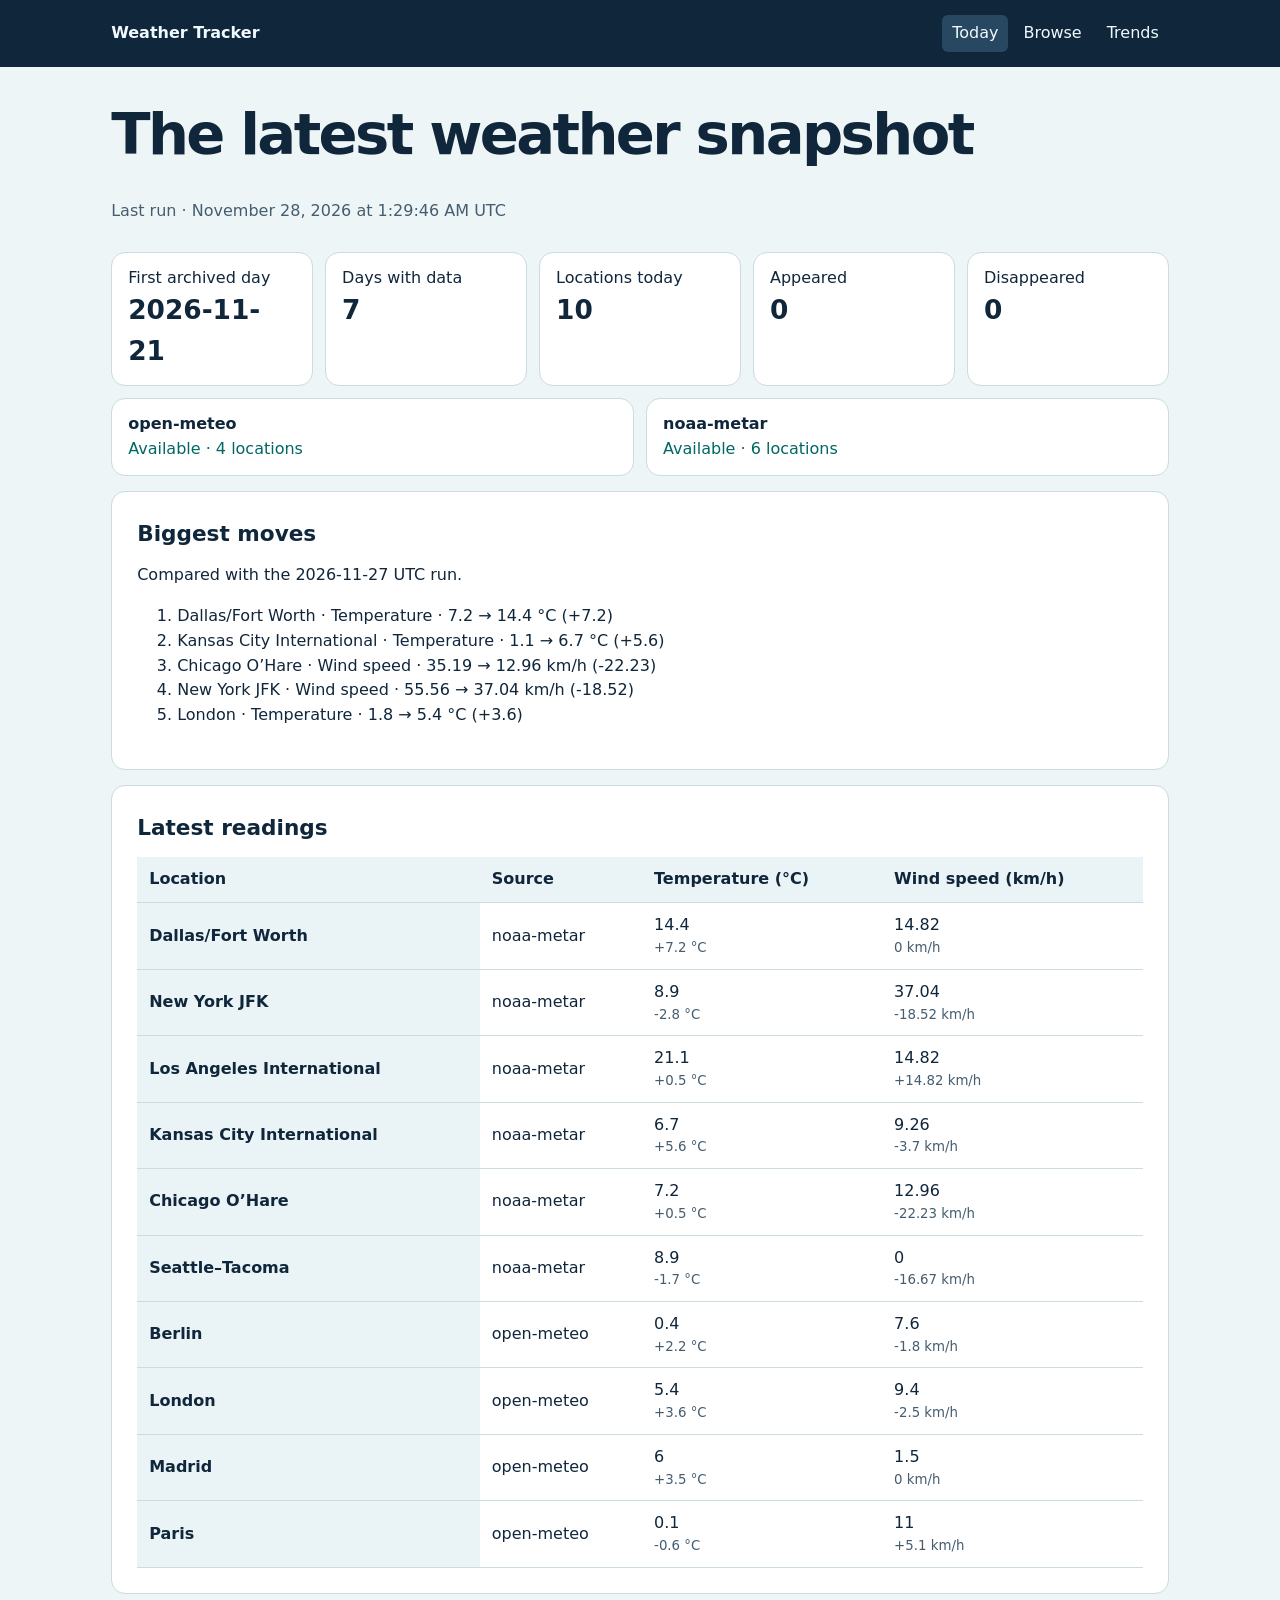
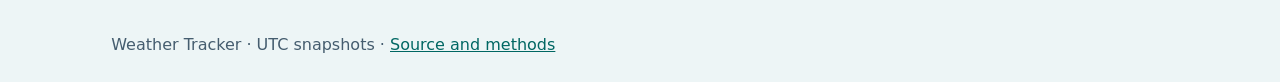
<file: index.html>
<!doctype html>
<html lang="en">
<head>
<meta charset="utf-8">
<meta name="viewport" content="width=device-width, initial-scale=1">
<meta name="theme-color" content="#10263b">
<meta name="description" content="Daily temperature and wind snapshots from cities and airports.">
<title>Today | Weather Tracker</title>
<link rel="manifest" href="./manifest.webmanifest">
<link rel="icon" href="./icon-192.png">
<link rel="apple-touch-icon" href="./icon-192.png">
<link rel="stylesheet" href="./style.css">
<script src="./app.js" defer></script>
</head>
<body data-page="today">
<header><nav aria-label="Main navigation"><a class="brand" href="./">Weather Tracker</a><div><a href="./index.html" aria-current="page">Today</a><a href="./browse.html">Browse</a><a href="./trends.html">Trends</a></div></nav></header>
<main><div class="intro"><h1>The latest weather snapshot</h1><p id="status" role="status">Loading weather data…</p></div><div id='summary'></div><div id='sources' class='sources'></div><section><h2>Biggest moves</h2><div id='moves'></div></section><section><h2>Latest readings</h2><div id='table'></div></section></main>
<footer>Weather Tracker · UTC snapshots · <a href="https://github.com/natepatterson05-sketch/weather-tracker">Source and methods</a></footer>
</body>
</html>
</file>
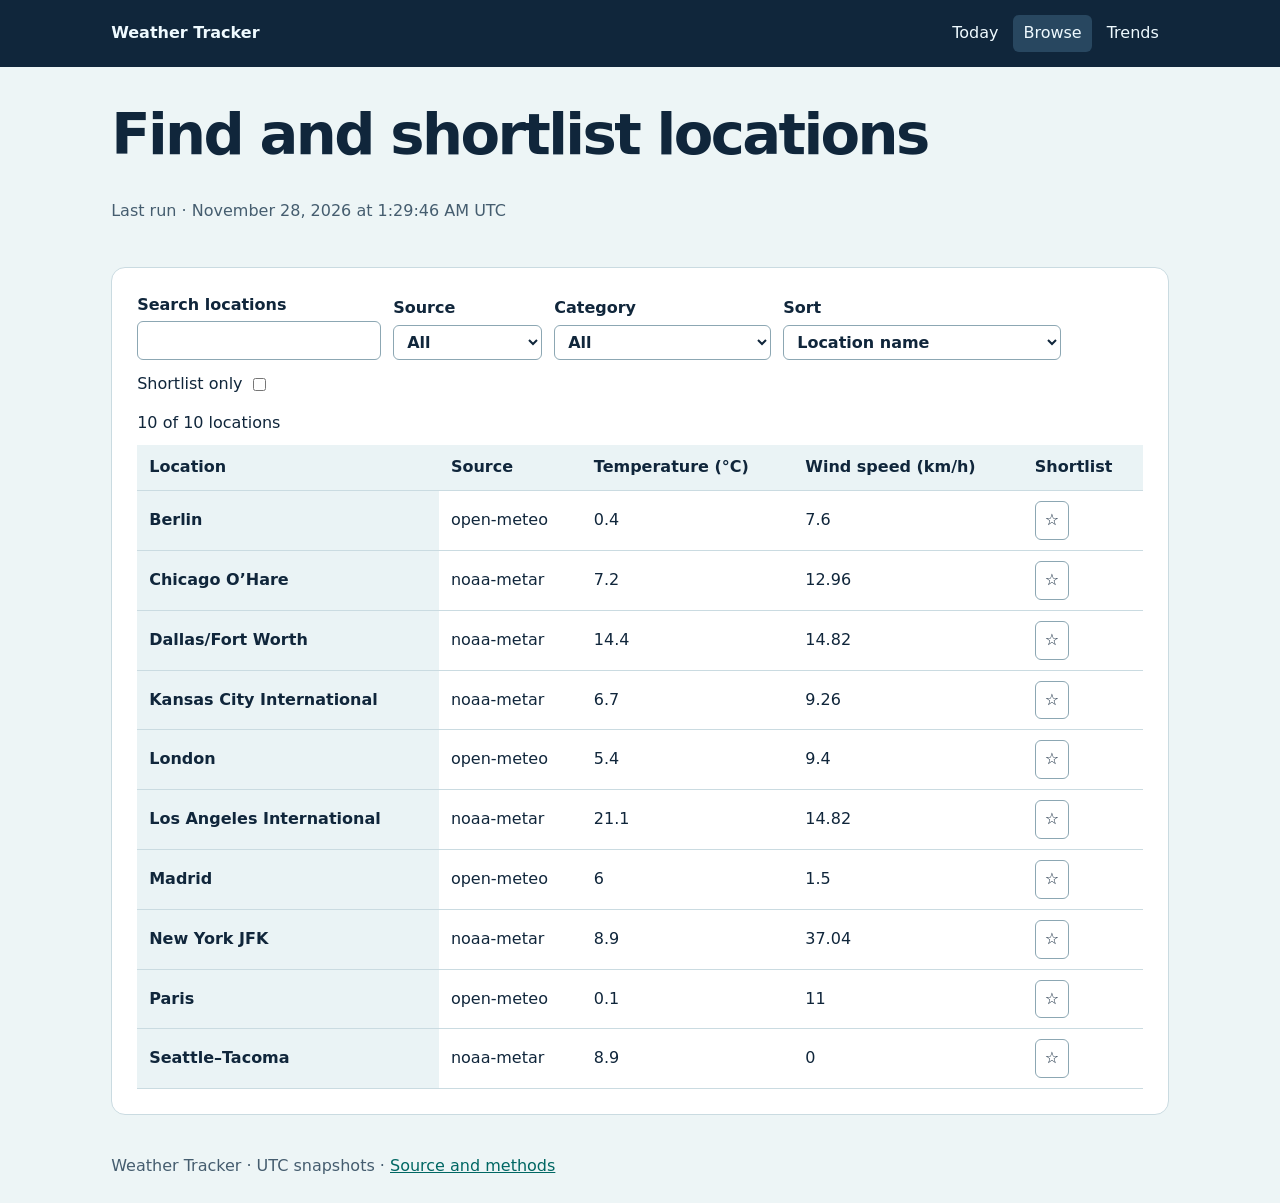
<file: browse.html>
<!doctype html>
<html lang="en">
<head>
<meta charset="utf-8">
<meta name="viewport" content="width=device-width, initial-scale=1">
<meta name="theme-color" content="#10263b">
<meta name="description" content="Daily temperature and wind snapshots from cities and airports.">
<title>Browse | Weather Tracker</title>
<link rel="manifest" href="./manifest.webmanifest">
<link rel="icon" href="./icon-192.png">
<link rel="apple-touch-icon" href="./icon-192.png">
<link rel="stylesheet" href="./style.css">
<script src="./app.js" defer></script>
</head>
<body data-page="browse">
<header><nav aria-label="Main navigation"><a class="brand" href="./">Weather Tracker</a><div><a href="./index.html">Today</a><a href="./browse.html" aria-current="page">Browse</a><a href="./trends.html">Trends</a></div></nav></header>
<main><div class="intro"><h1>Find and shortlist locations</h1><p id="status" role="status">Loading weather data…</p></div><section><div class='controls' id='filters'></div><p id='result-count' aria-live='polite'></p><div id='table'></div></section></main>
<footer>Weather Tracker · UTC snapshots · <a href="https://github.com/natepatterson05-sketch/weather-tracker">Source and methods</a></footer>
</body>
</html>
</file>
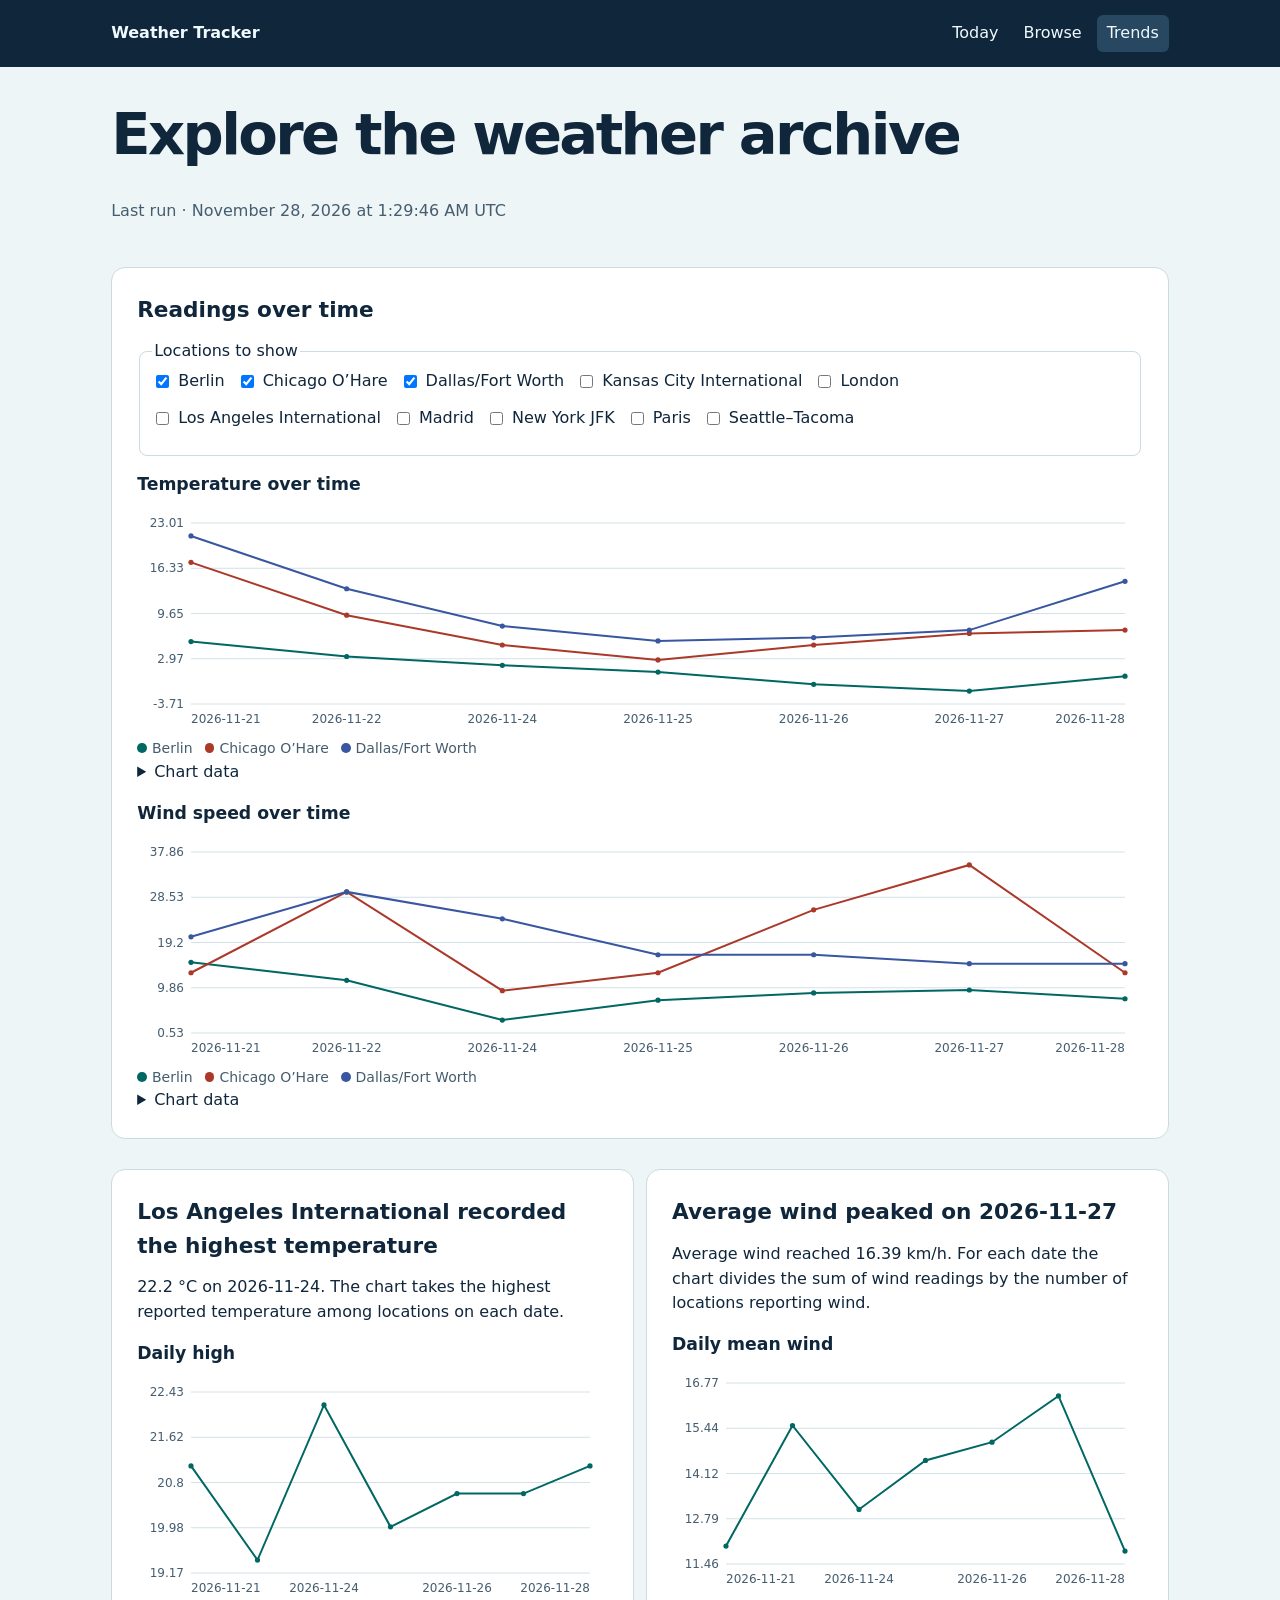
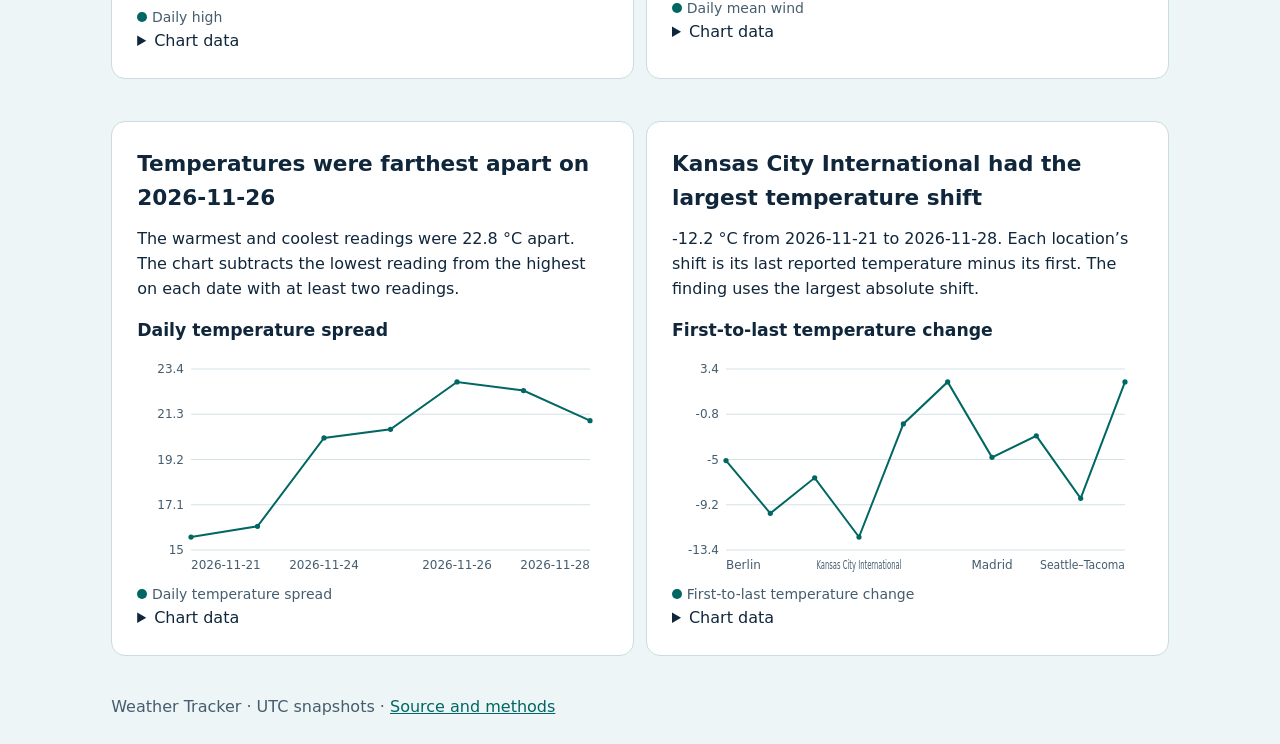
<file: trends.html>
<!doctype html>
<html lang="en">
<head>
<meta charset="utf-8">
<meta name="viewport" content="width=device-width, initial-scale=1">
<meta name="theme-color" content="#10263b">
<meta name="description" content="Daily temperature and wind snapshots from cities and airports.">
<title>Trends | Weather Tracker</title>
<link rel="manifest" href="./manifest.webmanifest">
<link rel="icon" href="./icon-192.png">
<link rel="apple-touch-icon" href="./icon-192.png">
<link rel="stylesheet" href="./style.css">
<script src="./app.js" defer></script>
</head>
<body data-page="trends">
<header><nav aria-label="Main navigation"><a class="brand" href="./">Weather Tracker</a><div><a href="./index.html">Today</a><a href="./browse.html">Browse</a><a href="./trends.html" aria-current="page">Trends</a></div></nav></header>
<main><div class="intro"><h1>Explore the weather archive</h1><p id="status" role="status">Loading weather data…</p></div><section><h2>Readings over time</h2><fieldset><legend>Locations to show</legend><div class='controls' id='locations'></div></fieldset><div id='series'></div></section><div class='findings' id='findings'></div></main>
<footer>Weather Tracker · UTC snapshots · <a href="https://github.com/natepatterson05-sketch/weather-tracker">Source and methods</a></footer>
</body>
</html>
</file>
<file: style.css>
*{box-sizing:border-box}
:root{color-scheme:light;--ink:#10263b;--muted:#455d6f;--edge:#cadbe1;--accent:#006763;--bg:#edf5f6;font:16px/1.55 system-ui,sans-serif;color:var(--ink);background:var(--bg)}
body{margin:0}a{color:var(--accent)}header{background:var(--ink);color:white}nav,main,footer{max-width:1160px;margin:auto;padding-inline:clamp(16px,4vw,54px)}
nav{display:flex;align-items:center;justify-content:space-between;gap:10px;flex-wrap:wrap;padding-block:15px}
nav div{display:flex;gap:5px}nav a{color:#effaff;text-decoration:none;padding:6px 10px;border-radius:6px}nav a[aria-current],nav a:hover{background:#284760}.brand{font-weight:750;padding-left:0}
.intro{padding:38px 0 18px}.intro p,footer{color:var(--muted)}h1,h2,h3,p{margin:0 0 .6em}h1{font-size:clamp(2rem,5vw,3.6rem);line-height:1.04;letter-spacing:-.045em}h2{font-size:1.35rem}h3{font-size:1.08rem}
section,.stat,.source{background:#fff;border:1px solid var(--edge);border-radius:14px}
section{margin:15px 0;padding:clamp(14px,3vw,25px)}.stats,.sources,.findings{display:grid;grid-template-columns:repeat(auto-fit,minmax(min(100%,190px),1fr));gap:12px}
.findings{grid-template-columns:repeat(auto-fit,minmax(min(100%,390px),1fr))}.stat,.source{padding:13px 16px}.stat strong{display:block;font-size:1.65rem;font-variant-numeric:tabular-nums}.sources{margin:12px 0}.source strong{display:block}.ok{color:var(--accent)}.failed{color:#982f28}
.table-wrap{overflow-x:auto}table{width:100%;border-collapse:collapse;text-align:left;font-variant-numeric:tabular-nums}th,td{padding:10px 12px;border-bottom:1px solid var(--edge);white-space:nowrap}th{background:#eaf3f5}td small{display:block;color:var(--muted)}.controls{display:flex;flex-wrap:wrap;align-items:end;gap:12px;margin-bottom:14px}.controls label{display:flex;gap:4px;flex-direction:column;font-weight:600}.controls .check{display:flex;flex-direction:row;gap:6px;align-items:center;font-weight:500}
input,select,button{font:inherit}input[type=search],select,button{border:1px solid #8ca7b3;border-radius:6px;background:white;color:var(--ink);padding:6px 9px}button{cursor:pointer}button[aria-pressed=true]{color:#795000;background:#fff3cd}fieldset{border:1px solid var(--edge);border-radius:8px;margin-bottom:14px}ul{margin-bottom:0}
figure{margin:15px 0 0}canvas{width:100%;height:230px;display:block}figcaption{font-size:.875rem;color:var(--muted)}.key{display:inline-block;margin-right:12px}.swatch{display:inline-block;width:.7em;height:.7em;border-radius:50%;margin-right:5px}footer{padding-block:24px}:focus-visible{outline:3px solid #008f89;outline-offset:2px}
</file>
